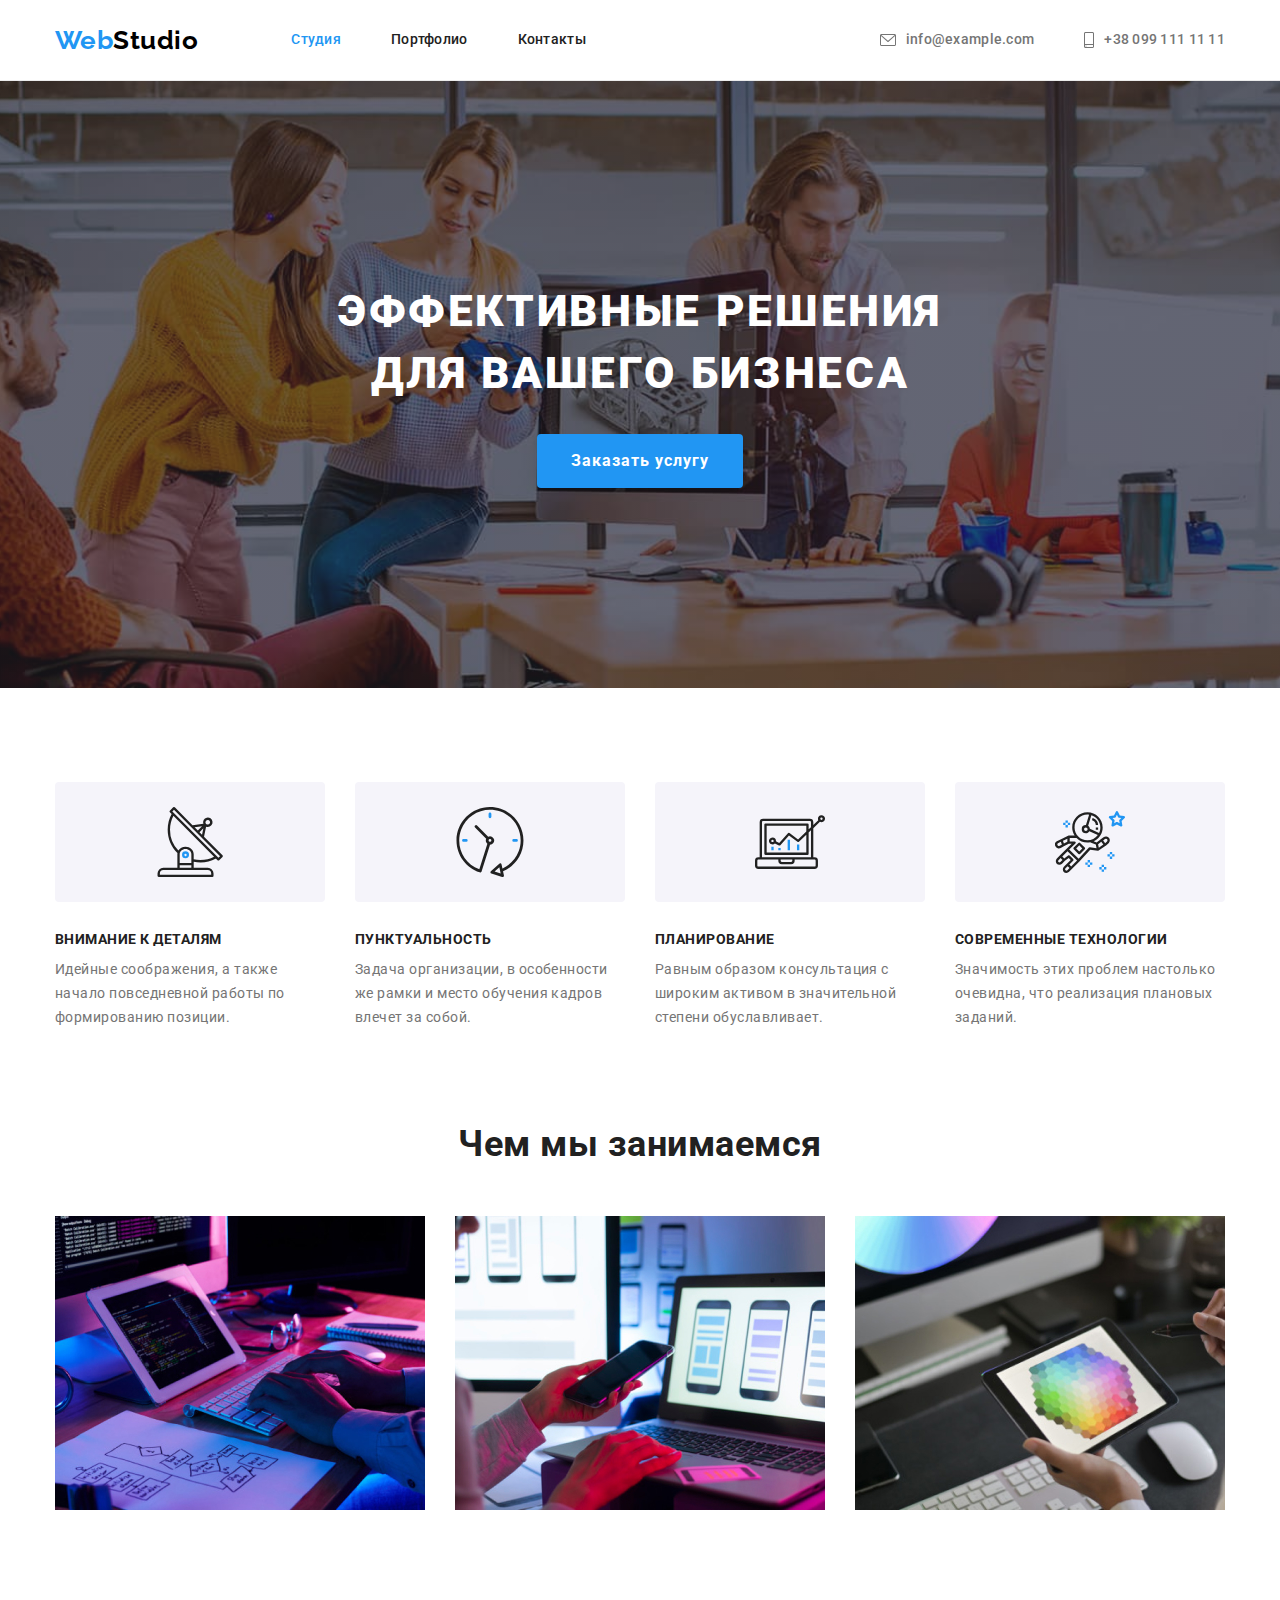
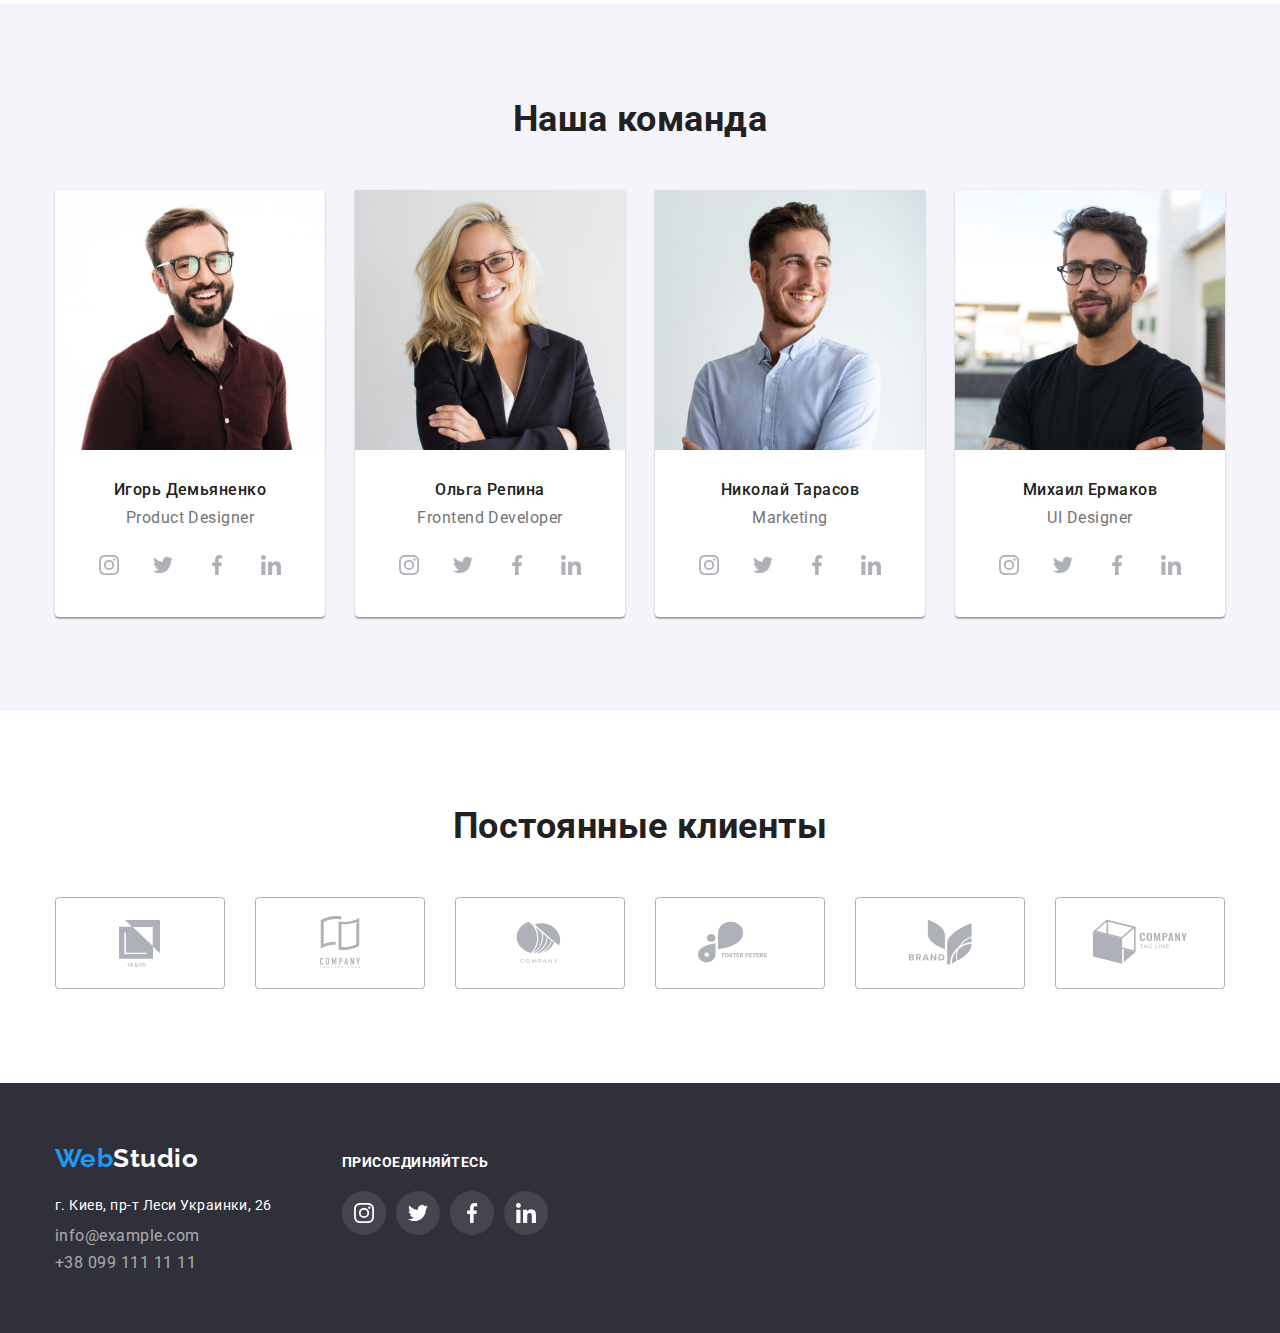
<file: index.html>
<!DOCTYPE html>
<html lang="ru">

<head>
    <meta charset="UTF-8">
    <meta http-equiv="X-UA-Compatible" content="IE=edge">
    <meta name="viewport" content="width=device-width, initial-scale=1.0">
    <title>WebStudio</title>
    <link rel="icon" href="./img/icon.png" type="images/png">
    <link rel="preconnect" href="https://fonts.googleapis.com">
    <link rel="preconnect" href="https://fonts.gstatic.com" crossorigin>
    <link
        href="https://fonts.googleapis.com/css2?family=Raleway:wght@700&family=Roboto:wght@400;500;700;900&display=swap"
        rel="stylesheet">
    <link rel="stylesheet"
        href="https://cdnjs.cloudflare.com/ajax/libs/modern-normalize/1.0.0/modern-normalize.min.css" />
    <link rel="stylesheet" href="./css/styles.css">
</head>

<body>
    <!-- Шапка -->
    <header class="page-header">
        <div class="container header-flex">
            <nav class="navigation">
                <a lang="en" class="header-logo logo" href="./index.html"><span class="blue-logo">Web</span>Studio</a>
                <ul class="nav-list list">
                    <li class="nav-list-item">
                        <a class="nav-list-link link current" href="./index.html">Студия</a>
                    </li>
                    <li class="nav-list-item">
                        <a class="nav-list-link link " href="./portfolio.html">Портфолио</a>
                    </li>
                    <li class="nav-list-item">
                        <a class="nav-list-link link" href="#contacts">Контакты</a>
                    </li>
                </ul>
            </nav>
            <ul class="contacts-list list">
                <li class="contacts-list-item">
                    <a class="contacts-list-link link" href="mailto:info@example.com">
                        <svg width="16" height="12" class="contacts-icon mail">
                            <use href="./img/svg/symbol-defs.svg#icon-header-mail"></use>
                        </svg>
                        info@example.com
                    </a>
                </li>
                <li class="contacts-list-item">
                    <a class="contacts-list-link link" href="tel:+380991111111">
                        <svg width="10" height="16" class="contacts-icon">
                            <use href="./img/svg/symbol-defs.svg#icon-header-smartphone"></use>
                        </svg>
                        +38 099 111 11 11
                    </a>
                </li>
            </ul>
        </div>
    </header>
    <!-- MAIN  -->
    <main class="studio">
        <!-- Герой  -->
        <section class="section hero">
            <div class="container hero-container">
                <h1 class="hero-title">Эффективные решения для вашего бизнеса</h1>
                <button class="hero-btn" type="button">Заказать услугу</button>
            </div>
        </section>
        <!-- Преймущества  -->
        <section class="section features">
            <div class="container">
                <h2 class="visually-hidden">Преймущества</h2>
                <ul class="feature-list list">
                    <li class="feature-list-item">
                        <div class="thumb-svg">
                            <svg width="70" height="70" class="features-icon">
                                <use href="./img/svg/symbol-defs.svg#icon-features-1"></use>
                            </svg>
                        </div>
                        <h3 class="feature-list-title">Внимание к деталям</h3>
                        <p class="feature-list-discription">
                            Идейные соображения, а также начало повседневной работы по формированию позиции.
                        </p>
                    </li>
                    <li class="feature-list-item">
                        <div class="thumb-svg">
                            <svg width="70" height="70" class="features-icon">
                                <use href="./img/svg/symbol-defs.svg#icon-features-2-clock"></use>
                            </svg>
                        </div>
                        <h3 class=" feature-list-title">Пунктуальность</h3>
                        <p class="feature-list-discription">
                            Задача организации, в особенности же рамки и место обучения кадров влечет за
                            собой.</p>
                    </li>
                    <li class="feature-list-item">
                        <div class="thumb-svg">
                            <svg width="70" height="70" class="features-icon">
                                <use href="./img/svg/symbol-defs.svg#icon-features-3-diagram"></use>
                            </svg>
                        </div>
                        <h3 class=" feature-list-title">Планирование</h3>
                        <p class="feature-list-discription">
                            Равным образом консультация с широким активом в значительной степени
                            обуславливает.</p>
                    </li>
                    <li class="feature-list-item">
                        <div class="thumb-svg">
                            <svg width="70" height="70" class="features-icon">
                                <use href="./img/svg/symbol-defs.svg#icon-features-4-astronaut"></use>
                            </svg>
                        </div>
                        <h3 class=" feature-list-title">Современные технологии</h3>
                        <p class="feature-list-discription">
                            Значимость этих проблем настолько очевидна, что реализация плановых заданий.</p>
                    </li>
                </ul>
            </div>
        </section>
        <!-- Деятельность  -->
        <section class="section activity">
            <div class="container">
                <h2 class="activity-title title">Чем мы занимаемся</h2>
                <ul class="activity-list list">
                    <li class="activity-list-item">
                        <div class="img-thumb">
                            <img width="370" src="./img/box_1.jpg" alt="Десктопные приложения">
                        </div>
                    </li>
                    <li class="activity-list-item">
                        <div class="img-thumb">
                            <img width="370" src="./img/box_2.jpg" alt="Мобильные приложения">
                        </div>
                    </li>
                    <li class="activity-list-item">
                        <div class="img-thumb">
                            <img width="370" src="./img/box_3.jpg" alt="Дизайнерские решения">
                        </div>
                    </li>
                </ul>
            </div>
        </section>
        <!-- Команда  -->
        <section class="section team">
            <div class="container">
                <h2 class="team-title title">Наша команда</h2>
                <ul class="team-list list">
                    <li class="team-list-item">
                        <img width="270" src="./img/team_card_1.jpg" alt="Фото Игоря Демьяненко">
                        <div class="card-container">
                            <h3 class="team-list-title">Игорь Демьяненко</h3>
                            <p lang="en" class="team-list-discription">Product Designer</p>
                            <ul class="social-network-list list">
                                <li class="social-network-item">
                                    <a class="social-network-link" href="">
                                        <svg width="20" height="20" aria-label="Instagram"
                                            class="icons-social-network icon-instagramm">
                                            <use href="./img/svg/symbol-defs.svg#icon-card-1-instagram"></use>
                                        </svg>
                                    </a>
                                </li>
                                <li class="social-network-item">
                                    <a class="social-network-link" href="">
                                        <svg width="20" height="20" aria-label="Twitter" class="icons-social-network">
                                            <use href="./img/svg/symbol-defs.svg#icon-card-2-twitter"></use>
                                        </svg>
                                    </a>
                                </li>
                                <li class="social-network-item">
                                    <a class="social-network-link" href="">
                                        <svg width="20" height="20" aria-label="Facebook" class="icons-social-network">
                                            <use href="./img/svg/symbol-defs.svg#icon-card-3-facebook"></use>
                                        </svg>
                                    </a>
                                </li>
                                <li class="social-network-item">
                                    <a class="social-network-link" href="">
                                        <svg width="20" height="20" aria-label="LinkedIn" class="icons-social-network">
                                            <use href="./img/svg/symbol-defs.svg#icon-card-4-linkedin"></use>
                                        </svg>
                                    </a>
                                </li>
                            </ul>
                        </div>
                    </li>
                    <li class="team-list-item">
                        <img width="270" src="./img/team_card_2.jpg" alt="Фото Ольги Репиной">
                        <div class="card-container">
                            <h3 class="team-list-title">Ольга Репина</h3>
                            <p lang="en" class="team-list-discription">Frontend Developer</p>
                            <ul class="social-network-list list">
                                <li class="social-network-item">
                                    <a class="social-network-link" href="">
                                        <svg width="20" height="20" aria-label="Instagram"
                                            class="icons-social-network icon-instagramm">
                                            <use href="./img/svg/symbol-defs.svg#icon-card-1-instagram"></use>
                                        </svg>
                                    </a>
                                </li>
                                <li class="social-network-item">
                                    <a class="social-network-link" href="">
                                        <svg width="20" height="20" aria-label="Twitter" class="icons-social-network">
                                            <use href="./img/svg/symbol-defs.svg#icon-card-2-twitter"></use>
                                        </svg>
                                    </a>
                                </li>
                                <li class="social-network-item">
                                    <a class="social-network-link" href="">
                                        <svg width="20" height="20" aria-label="Facebook" class="icons-social-network">
                                            <use href="./img/svg/symbol-defs.svg#icon-card-3-facebook"></use>
                                        </svg>
                                    </a>
                                </li>
                                <li class="social-network-item">
                                    <a class="social-network-link" href="">
                                        <svg width="20" height="20" aria-label="LinkedIn" class="icons-social-network">
                                            <use href="./img/svg/symbol-defs.svg#icon-card-4-linkedin"></use>
                                        </svg>
                                    </a>
                                </li>
                            </ul>
                        </div>

                    </li>
                    <li class="team-list-item">
                        <img width="270" src="./img/team_card_3.jpg" alt="Фото Николая Тарасова">
                        <div class="card-container">
                            <h3 class="team-list-title">Николай Тарасов</h3>
                            <p lang="en" class="team-list-discription">Marketing</p>
                            <ul class="social-network-list list">
                                <li class="social-network-item">
                                    <a class="social-network-link" href="">
                                        <svg width="20" height="20" aria-label="Instagram"
                                            class="icons-social-network icon-instagramm">
                                            <use href="./img/svg/symbol-defs.svg#icon-card-1-instagram"></use>
                                        </svg>
                                    </a>
                                </li>
                                <li class="social-network-item">
                                    <a class="social-network-link" href="">
                                        <svg width="20" height="20" aria-label="Twitter" class="icons-social-network">
                                            <use href="./img/svg/symbol-defs.svg#icon-card-2-twitter"></use>
                                        </svg>
                                    </a>
                                </li>
                                <li class="social-network-item">
                                    <a class="social-network-link" href="">
                                        <svg width="20" height="20" aria-label="Facebook" class="icons-social-network">
                                            <use href="./img/svg/symbol-defs.svg#icon-card-3-facebook"></use>
                                        </svg>
                                    </a>
                                </li>
                                <li class="social-network-item">
                                    <a class="social-network-link" href="">
                                        <svg width="20" height="20" aria-label="LinkedIn" class="icons-social-network">
                                            <use href="./img/svg/symbol-defs.svg#icon-card-4-linkedin"></use>
                                        </svg>
                                    </a>
                                </li>
                            </ul>
                        </div>
                    </li>
                    <li class="team-list-item">
                        <img width="270" src="./img/team_card_4.jpg" alt="Фото Михаила Ермакова">
                        <div class="card-container">
                            <h3 class="team-list-title">Михаил Ермаков</h3>
                            <p lang="en" class="team-list-discription">UI Designer</p>
                            <ul class="social-network-list list">
                                <li class="social-network-item">
                                    <a class="social-network-link" href="">
                                        <svg width="20" height="20" aria-label="Instagram"
                                            class="icons-social-network icon-instagramm">
                                            <use href="./img/svg/symbol-defs.svg#icon-card-1-instagram"></use>
                                        </svg>
                                    </a>
                                </li>
                                <li class="social-network-item">
                                    <a class="social-network-link" href="">
                                        <svg width="20" height="20" aria-label="Twitter" class="icons-social-network">
                                            <use href="./img/svg/symbol-defs.svg#icon-card-2-twitter"></use>
                                        </svg>
                                    </a>
                                </li>
                                <li class="social-network-item">
                                    <a class="social-network-link" href="">
                                        <svg width="20" height="20" aria-label="Facebook" class="icons-social-network">
                                            <use href="./img/svg/symbol-defs.svg#icon-card-3-facebook"></use>
                                        </svg>
                                    </a>
                                </li>
                                <li class="social-network-item">
                                    <a class="social-network-link" href="">
                                        <svg width="20" height="20" aria-label="LinkedIn" class="icons-social-network">
                                            <use href="./img/svg/symbol-defs.svg#icon-card-4-linkedin"></use>
                                        </svg>
                                    </a>
                                </li>
                            </ul>
                        </div>

                    </li>
                </ul>
            </div>
        </section>
        <!-- Постоянные клиенты -->
        <section class="section clients">
            <div class="container">
                <h2 class="clients-title title">Постоянные клиенты</h2>
                <ul class="clients-list list">
                    <li class="clientts-item">
                        <a href="" class="clients-link">
                            <svg width="106" height="60" class="clients-logo">
                                <use href="./img/svg/symbol-defs.svg#icon-clients-1-ya-and-go"></use>
                            </svg>
                        </a>
                    </li>
                    <li class="clientts-item">
                        <a href="" class="clients-link">
                            <svg width="106" height="60" class="clients-logo">
                                <use href="./img/svg/symbol-defs.svg#icon-clients-2-tag-line-here"></use>
                            </svg>
                        </a>
                    </li>
                    <li class="clientts-item">
                        <a href="" class="clients-link">
                            <svg width="106" height="60" class="clients-logo">
                                <use href="./img/svg/symbol-defs.svg#icon-clients-3-company"></use>
                            </svg>
                        </a>
                    </li>
                    <li class="clientts-item">
                        <a href="" class="clients-link">
                            <svg width="106" height="60" class="clients-logo">
                                <use href="./img/svg/symbol-defs.svg#icon-clients-4-foster-peters"></use>
                            </svg>
                        </a>
                    </li>
                    <li class="clientts-item">
                        <a href="" class="clients-link">
                            <svg width="106" height="60" class="clients-logo">
                                <use href="./img/svg/symbol-defs.svg#icon-clients-5-brand"></use>
                            </svg>
                        </a>
                    </li>
                    <li class="clientts-item">
                        <a href="" class="clients-link">
                            <svg width="106" height="60" class="clients-logo">
                                <use href="./img/svg/symbol-defs.svg#icon-clients-6-tag-lines"></use>
                            </svg>
                        </a>
                    </li>
                </ul>
            </div>
        </section>
    </main>
    <!-- Футер  -->
    <footer class="footer" id="contacts">
        <div class="container">
            <div class="footer-first-container">
                <a lang="en" class="footer-logo logo" href="./index.html"><span class="blue-logo">Web</span>Studio</a>
                <address class="address">
                    <ul class="contact-list list">
                        <li class="contact-list-item">
                            <a class="physical-adress link" href="https://goo.gl/maps/qgEF6CwVhvNn76ka9" target="_blank"
                                rel="noopener noreferrer nofollow ">г. Киев, пр-т Леси Украинки, 26</a>
                        </li>
                        <li class="contact-list-item">
                            <a class="contact-list-link link" href="mailto:info@example.com">info@example.com</a>
                        </li>
                        <li class="contact-list-item">
                            <a class="contact-list-link link" href="tel:+380991111111">+38 099 111 11 11</a>
                        </li>
                    </ul>
                </address>
            </div>
            <div class="footer-second-container">
                <p class="text">присоединяйтесь</p>
                <ul class="social-list list">
                    <li class="social-item">
                        <a href="" class="social-link">
                            <svg width="20" height="20" aria-label="Instagram" class="social-icon">
                                <use href="./img/svg/symbol-defs.svg#icon-card-1-instagram"></use>
                            </svg>
                        </a>
                    </li>
                    <li class="social-item">
                        <a href="" class="social-link">
                            <svg width="20" height="20" aria-label="Twitter" class="social-icon">
                                <use href="./img/svg/symbol-defs.svg#icon-card-2-twitter"></use>
                            </svg>
                        </a>
                    </li>
                    <li class="social-item">
                        <a href="" class="social-link">
                            <svg width="20" height="20" aria-label="Facebook" class="social-icon">
                                <use href="./img/svg/symbol-defs.svg#icon-card-3-facebook"></use>
                            </svg>
                        </a>
                    </li>
                    <li class="social-item">
                        <a href="" class="social-link">
                            <svg width="20" height="20" aria-label="LinkedIn" class="social-icon">
                                <use href="./img/svg/symbol-defs.svg#icon-card-4-linkedin"></use>
                            </svg>
                        </a>
                    </li>
                </ul>
            </div>
        </div>
    </footer>
</body>

</html>
</file>
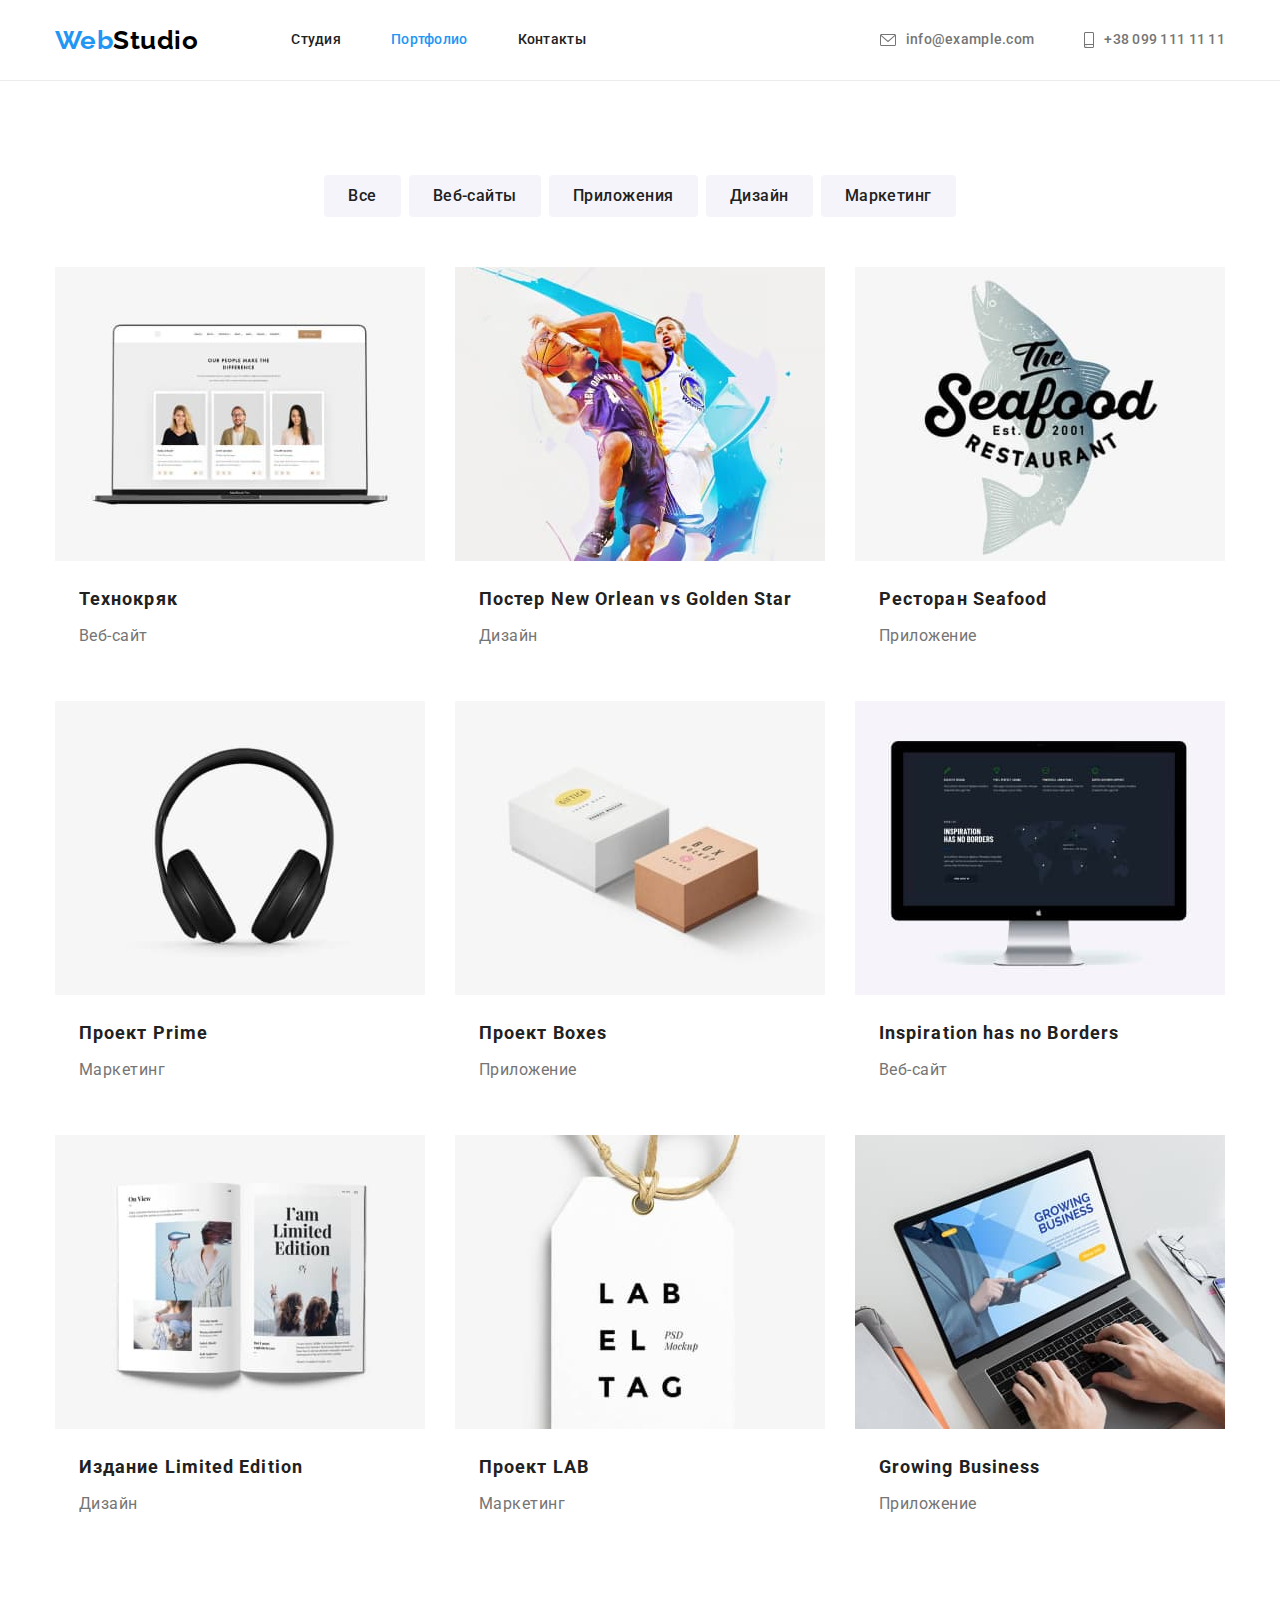
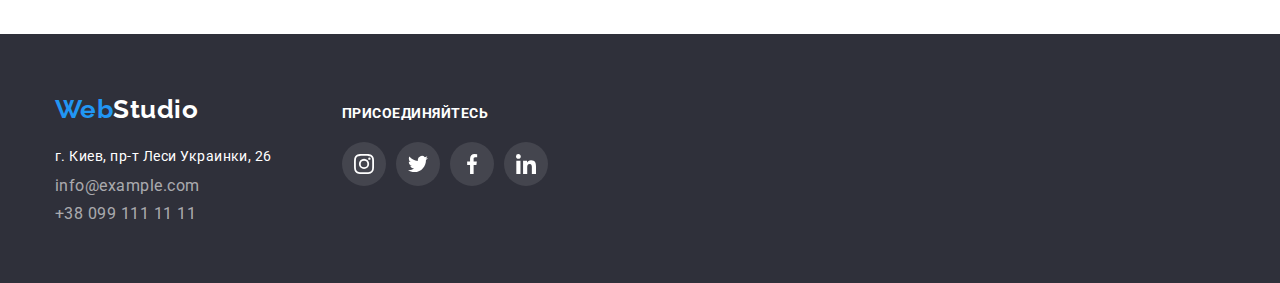
<file: portfolio.html>
<!DOCTYPE html>
<html lang="ru">

<head>
    <meta charset="UTF-8">
    <meta http-equiv="X-UA-Compatible" content="IE=edge">
    <meta name="viewport" content="width=device-width, initial-scale=1.0">
    <title>Портфолио</title>
    <link rel="icon" href="./img/icon.png" type="images/png">
    <link rel="preconnect" href="https://fonts.googleapis.com">
    <link rel="preconnect" href="https://fonts.gstatic.com" crossorigin>
    <link
        href="https://fonts.googleapis.com/css2?family=Raleway:wght@700&family=Roboto:wght@400;500;700;900&display=swap"
        rel="stylesheet">
    <link rel="stylesheet"
        href="https://cdnjs.cloudflare.com/ajax/libs/modern-normalize/1.0.0/modern-normalize.min.css" />
    <link rel="stylesheet" href="./css/styles.css">
</head>

<body>
    <!-- Шапка -->
    <header class="page-header">
        <div class="container header-flex">
            <nav class="navigation">
                <a lang="en" class="header-logo logo" href="./index.html"><span class="blue-logo">Web</span>Studio</a>
                <ul class="nav-list list">
                    <li class="nav-list-item">
                        <a class="nav-list-link link" href="./index.html">Студия</a>
                    </li>
                    <li class="nav-list-item">
                        <a class="nav-list-link link current" href="./portfolio.html">Портфолио</a>
                    </li>
                    <li class="nav-list-item">
                        <a class="nav-list-link link" href="#contacts">Контакты</a>
                    </li>
                </ul>
            </nav>
            <ul class="contacts-list list">
                <li class="contacts-list-item">
                    <a class="contacts-list-link link" href="mailto:info@example.com">
                        <svg width="16" height="12" class="contacts-icon">
                            <use href="./img/svg/symbol-defs.svg#icon-header-mail"></use>
                        </svg>info@example.com</a>
                </li>
                <li class="contacts-list-item">

                    <a class="contacts-list-link link" href="tel:+380991111111">
                        <svg width="10" height="16" class="contacts-icon phone">
                            <use href="./img/svg/symbol-defs.svg#icon-header-smartphone"></use>
                        </svg> +38 099 111 11 11</a>
                </li>
            </ul>
        </div>
    </header>
    <!-- MAIN  -->
    <main class="portfolio">
        <section class="section content">
            <div class="container">
                <h1 class="visually-hidden">Портфолио</h1>
                <ul class="btn-list list">
                    <li class="btn-list-item"><button type="button" class="btn">Все</button></li>
                    <li class="btn-list-item"><button type="button" class="btn">Веб-сайты</button></li>
                    <li class="btn-list-item"><button type="button" class="btn">Приложения</button></li>
                    <li class="btn-list-item"><button type="button" class="btn">Дизайн</button></li>
                    <li class="btn-list-item"><button type="button" class="btn">Маркетинг</button></li>
                </ul>
                <!-- ---------СЕТКА--------- -->
                <ul class="portfolio-list list">
                    <!-- 1ый элемент  -->
                    <li class="portfolio-list-item">
                        <a href="" class="portfolio-cards-link link">
                            <div class="img-thumb">
                                <img width="370" src="./img/notebook.jpg" alt="Ноутбук">
                            </div>
                            <div class="card-content">
                                <h2 class="portfolio-list-title">Технокряк</h2>
                                <p class="portfolio-list-description">Веб-сайт</p>
                            </div>
                        </a>
                    </li>
                    <!-- 2ый элемент  -->
                    <li class="portfolio-list-item">
                        <a href="" class="portfolio-cards-link link">
                            <div class="img-thumb">
                                <img width="370" src="./img/nba.jpg" alt="Баскетбол">
                            </div>
                            <div class="card-content">
                                <h2 class="portfolio-list-title">Постер <span lang="en">New Orlean vs Golden Star</span>
                                </h2>
                                <p class="portfolio-list-description">Дизайн</p>
                            </div>
                        </a>
                    </li>
                    <!-- 3ый элемент  -->
                    <li class="portfolio-list-item">
                        <a href="" class="portfolio-cards-link link">
                            <div class="img-thumb">
                                <img width="370" src="./img/fish.jpg" alt="Логотип Ресторана Seafood">
                            </div>
                            <div class="card-content">
                                <h2 class="portfolio-list-title">Ресторан <span lang="en">Seafood</span></h2>
                                <p class="portfolio-list-description">Приложение</p>
                            </div>
                        </a>
                    </li>
                    <!-- 4ый элемент  -->
                    <li class="portfolio-list-item">
                        <a href="" class="portfolio-cards-link link">
                            <div class="img-thumb">
                                <img width="370" src="./img/headphones.jpg" alt="Наушники">
                            </div>
                            <div class="card-content">
                                <h2 class="portfolio-list-title">Проект <span lang="en">Prime</span></h2>
                                <p class="portfolio-list-description">Маркетинг</p>
                            </div>
                        </a>
                    </li>
                    <!-- 5ый элемент  -->
                    <li class="portfolio-list-item">
                        <a href="" class="portfolio-cards-link link">
                            <div class="img-thumb">
                                <img width="370" src="./img/boxes.jpg" alt="Коробки">
                            </div>
                            <div class="card-content">
                                <h2 class="portfolio-list-title">Проект <span lang="en">Boxes</span></h2>
                                <p class="portfolio-list-description">Приложение</p>
                            </div>
                        </a>
                    </li>
                    <!-- 6ый элемент  -->
                    <li class="portfolio-list-item">
                        <a href="" class="portfolio-cards-link link">
                            <div class="img-thumb">
                                <img width="370" src="./img/imac.jpg" alt="Моноблок">
                            </div>
                            <div class="card-content">
                                <h2 lang="en" class="portfolio-list-title">Inspiration has no Borders</h2>
                                <p class="portfolio-list-description">Веб-сайт</p>
                            </div>
                        </a>
                    </li>
                    <!-- 7ый элемент  -->
                    <li class="portfolio-list-item">
                        <a href="" class="portfolio-cards-link link">
                            <div class="img-thumb">
                                <img width="370" src="./img/magazine.jpg" alt="Журнал">
                            </div>
                            <div class="card-content">
                                <h2 class="portfolio-list-title">Издание <span lang="en">Limited Edition</span></h2>
                                <p class="portfolio-list-description">Дизайн</p>
                            </div>
                        </a>
                    </li>
                    <!-- 8ый элемент  -->
                    <li class="portfolio-list-item">
                        <a href="" class="portfolio-cards-link link">
                            <div class="img-thumb">
                                <img width="370" src="./img/labeltag.jpg" alt="Ярлык">
                            </div>
                            <div class="card-content">
                                <h2 class="portfolio-list-title">Проект <span lang="en">LAB</span></h2>
                                <p class="portfolio-list-description">Маркетинг</p>
                            </div>
                        </a>
                    </li>
                    <!-- 9ый элемент  -->
                    <li class="portfolio-list-item">
                        <a href="" class="portfolio-cards-link link">
                            <div class="img-thumb">
                                <img width="370" src="./img/notebook2.jpg" alt="Ноутбук">
                            </div>
                            <div class="card-content">
                                <h2 lang="en" class="portfolio-list-title">Growing Business</h2>
                                <p class="portfolio-list-description">Приложение</p>
                            </div>
                        </a>
                    </li>
                </ul>
            </div>
        </section>
    </main>
    <!-- Футер  -->
    <footer class="footer" id="contacts">
        <div class="container">
            <div class="footer-first-container">
                <a lang="en" class="footer-logo logo" href="./index.html"><span class="blue-logo">Web</span>Studio</a>
                <address class="address">
                    <ul class="contact-list list">
                        <li class="contact-list-item">
                            <a class="physical-adress link" href="https://goo.gl/maps/qgEF6CwVhvNn76ka9" target="_blank"
                                rel="noopener noreferrer nofollow ">г. Киев, пр-т Леси Украинки, 26</a>
                        </li>
                        <li class="contact-list-item">
                            <a class="contact-list-link link" href="mailto:info@example.com">info@example.com</a>
                        </li>
                        <li class="contact-list-item">
                            <a class="contact-list-link link" href="tel:+380991111111">+38 099 111 11 11</a>
                        </li>
                    </ul>
                </address>
            </div>
            <div class="footer-second-container">
                <p class="text">присоединяйтесь</p>
                <ul class="social-list list">
                    <li class="social-item">
                        <a href="" class="social-link">
                            <svg width="20" height="20" class="social-icon">
                                <use href="./img/svg/symbol-defs.svg#icon-card-1-instagram"></use>
                            </svg>
                        </a>
                    </li>
                    <li class="social-item">
                        <a href="" class="social-link">
                            <svg width="20" height="20" class="social-icon">
                                <use href="./img/svg/symbol-defs.svg#icon-card-2-twitter"></use>
                            </svg>
                        </a>
                    </li>
                    <li class="social-item">
                        <a href="" class="social-link">
                            <svg width="20" height="20" class="social-icon">
                                <use href="./img/svg/symbol-defs.svg#icon-card-3-facebook"></use>
                            </svg>
                        </a>
                    </li>
                    <li class="social-item">
                        <a href="" class="social-link">
                            <svg width="20" height="20" class="social-icon">
                                <use href="./img/svg/symbol-defs.svg#icon-card-4-linkedin"></use>
                            </svg>
                        </a>
                    </li>
                </ul>
            </div>

        </div>
    </footer>
</body>

</html>
</file>
<file: css/styles.css>
:root {
	--primary-text-color: #757575;
	--secondary-text-color: rgba(255, 255, 255, 0.6);
	--rare-text-color: #ffffff;
	--title-text-color: #212121;
	--primary-icon-color: #afb1b8;
	--hover-icon-color: #ffffff;
	--accent-color: #2196f3;
	--primary-bgc: #ffffff;
	--secondary-bgc: #2f303a;
	--tertiary-bgc: #f5f4fa;
	--card-set-gap: 30px;
	--header-border: 1px solid #ececec;
	--portfolio-border: 1px solid #eeeeee;
}

body {
	font-family: Roboto, sans-serif;
	background-color: var(--primary-bgc);
	letter-spacing: 0.03em;
}

h1,
h2,
h3,
p,
ul {
	margin: 0;
}

ul {
	padding-left: 0;
}

img {
	display: block;
	width: 100%;
	height: auto;
}

a:focus,
button {
	outline: none;
}

.list {
	list-style: none;
}

.link {
	text-decoration: none;
}

.section {
	padding: 94px 0;
}
.container {
	margin: 0 auto;
	width: 1200px;
	padding: 0 15px;
}
/* ---------------ШАПКА-------------  */

.page-header {
	border-bottom: var(--header-border);

	font-weight: 500;
	font-size: 14px;
	line-height: 1.14;
}

.header-flex {
	display: flex;
	align-items: center;
}

.navigation,
.nav-list,
.contacts-list {
	display: inherit;
	align-items: inherit;
}

.logo {
	text-decoration: none;
	color: #000000;
	font-family: Raleway, sans-serif;
	font-weight: 700;
	font-size: 26px;
	line-height: 1.19;
}

.header-logo {
	margin-right: 93px;
}

.blue-logo {
	color: var(--accent-color);
}

.nav-list {
	gap: 50px;
}

.nav-list-link {
	display: block;
	padding: 32px 0;

	color: var(--title-text-color);
	letter-spacing: 0.02em;
}

.current {
	color: var(--accent-color);
}

.contacts-list {
	margin-left: auto;
	gap: 50px;
}

.contacts-list-link {
	display: flex;
	align-items: center;

	color: var(--primary-text-color);
	letter-spacing: 0.02em;
}

.contacts-icon {
	display: inline-block;
	margin-right: 10px;

	fill: currentColor;
}

.link:hover,
.link:focus {
	color: var(--accent-color);
}

/* ---------------ГЕРОЙ-------------  */
.hero {
	padding: 200px 0;

	max-width: 1600px;
	margin-right: auto;
	margin-left: auto;
	background-color: #c4c4c4;
	color: var(--rare-text-color);
	background-image: linear-gradient(to right, rgba(47, 48, 58, 0.4), rgba(47, 48, 58, 0.4)), url(../img/hero-bg.jpg);
	background-position: center;
	background-repeat: no-repeat;
	background-size: cover;
}

.hero-container {
	display: flex;
	flex-direction: column;
	align-items: center;
}

.hero-title {
	margin-bottom: var(--card-set-gap);
	max-width: 696px;
	text-align: center;

	font-weight: 900;
	font-size: 44px;
	line-height: 1.4;
	letter-spacing: 0.06em;
	text-transform: uppercase;
}

.hero-btn {
	padding: 10px 32px;
	border-radius: 4px;
	border-color: transparent;

	background: var(--accent-color);
	color: var(--rare-text-color);
	font-weight: 700;
	font-size: 16px;
	line-height: 1.87;
	letter-spacing: 0.06em;

	cursor: pointer;
	box-shadow: 0px 4px 4px rgba(0, 0, 0, 0.15);
}

.hero-btn:hover,
.hero-btn:focus {
	background-color: #188ce8;
}

/* -------------ОСОБЕННОСТИ-----------  */
.features {
}

.thumb-svg {
	display: flex;
	justify-content: center;
	align-items: center;
	margin-bottom: var(--card-set-gap);
	width: 270px;
	height: 120px;

	background: var(--tertiary-bgc);
	border-radius: 4px;
}

.visually-hidden {
	position: absolute;
	width: 1px;
	height: 1px;
	margin: -1px;
	border: 0;
	padding: 0;
	white-space: nowrap;
	clip-path: inset(100%);
	clip: rect(0 0 0 0);
	overflow: hidden;
}

.feature-list {
	display: flex;
	flex-wrap: wrap;

	list-style-type: none;
	color: var(--primary-text-color);
	font-size: 14px;
	line-height: 1.7;
	gap: var(--card-set-gap);
}

.feature-list-item {
	max-width: 270px;
}

.feature-list-title {
	margin-bottom: 10px;

	color: var(--title-text-color);
	font-weight: 700;
	font-size: 14px;
	line-height: 1.14;
	text-transform: uppercase;
}

/* ----------ACTIVETY ---------  */
.activity {
	padding-top: 0;
}
.title {
	margin-bottom: 50px;
	text-align: center;

	color: var(--title-text-color);
	font-weight: 700;
	font-size: 36px;
	line-height: 1.17;
}

.activity-list {
	display: flex;
	gap: var(--card-set-gap);
}

/* ----------TEAM ---------  */

.team {
	background-color: var(--tertiary-bgc);
}

.team-list {
	display: flex;
	gap: var(--card-set-gap);
}

.team-list-item {
	border-radius: 0px 0px 4px 4px;
	background-color: var(--primary-bgc);
	box-shadow: 0px 1px 3px rgba(0, 0, 0, 0.12), 0px 1px 1px rgba(0, 0, 0, 0.14), 0px 2px 1px rgba(0, 0, 0, 0.2);
}

.card-container {
	padding: var(--card-set-gap) 10px;
}

.team-list-title {
	margin-bottom: 10px;

	color: var(--title-text-color);
	font-weight: 500;
	font-size: 16px;
	line-height: 1.19;
	text-align: center;
}

.team-list-discription {
	margin-bottom: 16px;

	color: var(--primary-text-color);
	text-align: center;
}

.social-network-list {
	display: flex;
	justify-content: center;
	gap: 10px;
}

.social-network-link {
	display: flex;
	justify-content: center;
	align-items: center;

	width: 44px;
	height: 44px;
	border-radius: 50%;
}

.icons-social-network {
	display: inline-flex;
	fill: var(--primary-icon-color);
}

.social-network-link:hover,
.social-network-link:focus {
	background-color: var(--accent-color);
}

.social-network-link:hover .icons-social-network,
.social-network-link:focus .icons-social-network {
	fill: var(--hover-icon-color);
}

/* Постоянные клиенты */
.clients-title {
	margin-bottom: 50px;
}

.clients-list {
	display: flex;
	gap: var(--card-set-gap);
}

.clients-link {
	display: flex;
	justify-content: center;
	align-items: center;

	width: 170px;
	height: 92px;

	color: var(--primary-icon-color);
	border: 1px solid var(--primary-icon-color);
	border-radius: 4px;
}

.clients-logo {
	display: inline-flex;
	fill: currentColor;
}

.clients-link:hover,
.clients-link:focus {
	border: 1px solid var(--accent-color);
	color: var(--accent-color);
}

/* ---------------ПОРТФОЛИО-------------  */
.content {
}
.btn-list {
	display: flex;
	justify-content: center;
	margin-bottom: 50px;
	gap: 8px;
}

.btn {
	padding: 6px 22px;
	border-radius: 4px;
	border-color: transparent;

	color: var(--title-text-color);
	background-color: var(--tertiary-bgc);
	font-weight: 500;
	font-size: 16px;
	line-height: 1.6;
	letter-spacing: 0.03em;

	cursor: pointer;
}

.btn:hover,
.btn:focus {
	color: var(--rare-text-color);
	background: var(--accent-color);
	box-shadow: 0px 3px 1px rgba(0, 0, 0, 0.1), 0px 1px 2px rgba(0, 0, 0, 0.08), 0px 2px 2px rgba(0, 0, 0, 0.12);
}

/* <!-- ---------СЕТКА--------- --> */

.portfolio-list {
	display: flex;
	flex-wrap: wrap;
	margin-right: calc(-1 * var(--card-set-gap));
	margin-bottom: calc(-1 * var(--card-set-gap));
}

.portfolio-list-item {
	flex-basis: calc(100% / 3 - var(--card-set-gap));
	margin-right: var(--card-set-gap);
	margin-bottom: var(--card-set-gap);
}

.portfolio-cards {
	text-decoration: none;
}

.card-content {
	padding: 20px 24px;
	border: 1px solid var(--portfolio-border);
	border-top: none;
}

.portfolio-list-title {
	margin-bottom: 4px;

	color: var(--title-text-color);
	font-weight: 700;
	font-size: 18px;
	line-height: 2;
	letter-spacing: 0.06em;
}

.portfolio-list-description {
	color: var(--primary-text-color);
	font-size: 16px;
	line-height: 1.9;
}

.portfolio-cards-link:hover {
	display: block;
	box-shadow: 0px 1px 1px rgba(0, 0, 0, 0.12), 0px 4px 4px rgba(0, 0, 0, 0.06), 1px 4px 6px rgba(0, 0, 0, 0.16);
}
/* ---------------ФУТЕР-------------  */

.footer {
	padding: 60px 0;

	background-color: var(--secondary-bgc);
}

.footer .container {
	display: flex;
	align-items: baseline;
}

/* footer-first-container */

.footer-first-container {
	margin-right: 70px;
}

.footer-logo {
	color: var(--rare-text-color);
}
.address {
	margin-top: 20px;
	font-style: normal;
}

.contact-list {
	display: flex;
	flex-direction: column;
	row-gap: 9px;
}

.physical-adress {
	color: var(--rare-text-color);
	font-size: 14px;
	line-height: 1.7;
}

.physical-adress:hover,
.physical-adress:focus {
	color: var(--rare-text-color);
}

/* footer-second-container */

.contact-list-link {
	color: var(--secondary-text-color);
}

.text {
	margin-bottom: 20px;

	font-weight: 700;
	font-size: 14px;
	line-height: 1.14;
	text-transform: uppercase;
	color: var(--rare-text-color);
}

.social-list {
	display: flex;
	gap: 10px;
}

.social-link {
	display: flex;
	justify-content: center;
	align-items: center;

	width: 44px;
	height: 44px;
	border-radius: 50%;
	background-color: rgba(255, 255, 255, 0.1);
}

.social-icon {
	fill: var(--hover-icon-color);
}

.social-link:hover,
.social-link:focus {
	background-color: var(--accent-color);
}
</file>
